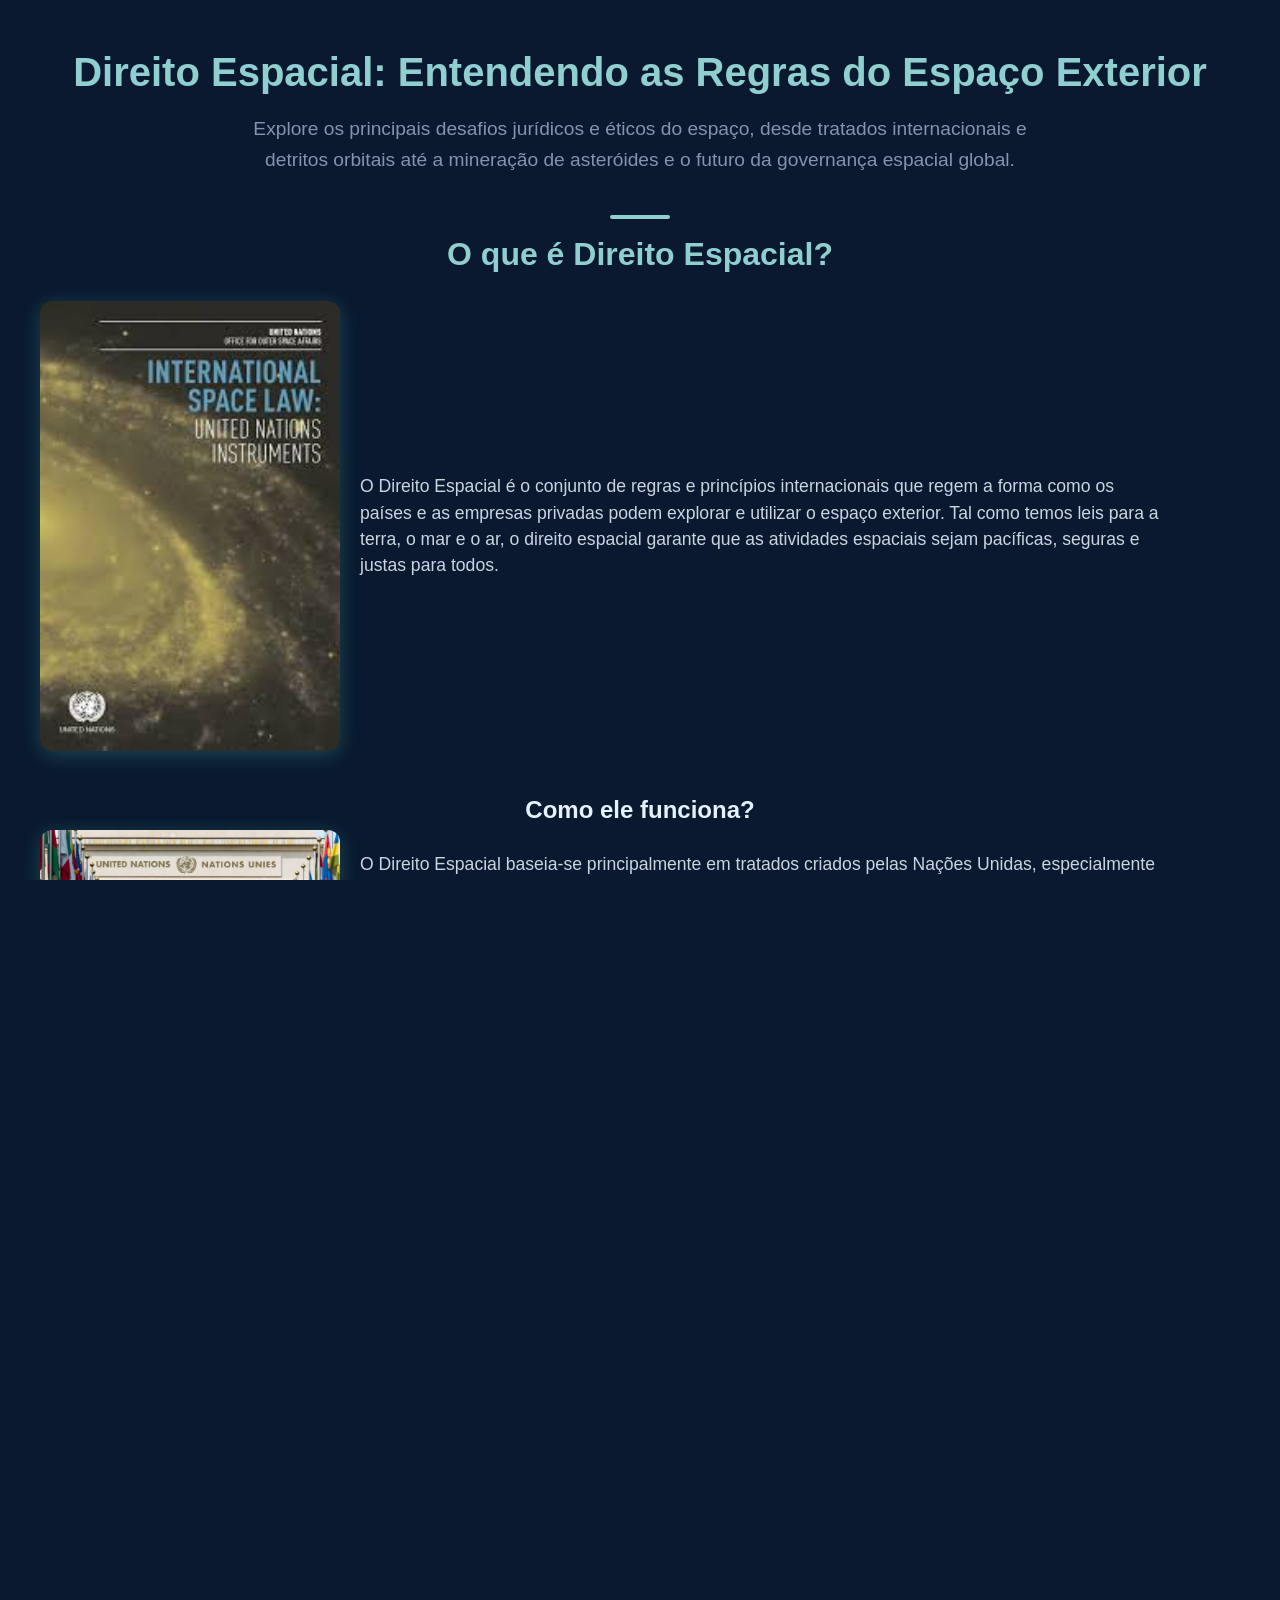
<file: index.html>
<!-- index.html -->
<!DOCTYPE html>
<html lang="pt">
<head>
  <meta charset="UTF-8" />
  <title>Direito Espacial</title>
  <link rel="stylesheet" href="style.css" />
</head>

<body>
  <!-- cabeçalho principal do site, com o título e uma introduçãozinha -->
  <header>
    <h1>Direito Espacial: Entendendo as Regras do Espaço Exterior</h1>
    <p>
      Explore os principais desafios jurídicos e éticos do espaço, desde tratados internacionais e detritos orbitais até a mineração de asteróides e o futuro da governança espacial global.
    </p>
  </header>

  <!-- parte introdutória pra explicar o que é o tal do Direito Espacial -->
  <section id="intro">
    <h2>O que é Direito Espacial?</h2>

    <!-- bloco com imagem e texto explicando o conceito -->
    <div class="intro-content">
      <img src="what is space law.jpg" alt="Space Law Treaties and Principles" class="intro-image" />
      <p>
        O Direito Espacial é o conjunto de regras e princípios internacionais que regem a forma como os países e as empresas privadas podem explorar e utilizar o espaço exterior. Tal como temos leis para a terra, o mar e o ar, o direito espacial garante que as atividades espaciais sejam pacíficas, seguras e justas para todos.
      </p>
    </div>

    <!-- explicando de forma simples como o direito espacial funciona -->
    <h3>Como ele funciona?</h3>
    <div class="intro-content">
      <img src="how does it work.jpg" alt="International treaties" class="intro-image" />
      <p>
        O Direito Espacial baseia-se principalmente em tratados criados pelas Nações Unidas, especialmente o Tratado do Espaço Exterior de 1967. Esses tratados estabelecem o quadro jurídico para todas as atividades espaciais, incluindo o lançamento de satélites, a proteção dos astronautas, a prevenção de detritos espaciais e a gestão dos recursos espaciais. Os países que assinam esses tratados concordam em seguir as regras e trabalhar em conjunto para garantir que o espaço continue sendo um lugar seguro e pacífico.
      </p>
    </div>

    <!-- aqui fala sobre a importância desse direito -->
    <h3>Por que é importante?</h3>
    <div class="intro-content">
      <img src="why is it important.webp" alt="Debris from Satellite Destroyed by India" class="intro-image" />
      <p>
        Evita conflitos ao definir claramente o que é permitido no espaço. Protege os astronautas e as missões espaciais. Gerencia a responsabilidade civil em caso de queda ou danos causados por satélites. Incentiva a cooperação internacional em ciência, exploração e tecnologia. Garante que o espaço continue sendo um bem comum global, acessível a todos os países.
      </p>
    </div>

    <!-- e aqui mostra o que já foi conquistado até agora -->
    <h3>O que ele conquistou até hoje?</h3>
    <div class="intro-content">
      <img src="what has it achieved so far.jpg" alt="Mining in Space" class="intro-image" />
      <p>
        Desde a década de 1960, o direito espacial tem ajudado a evitar o uso militar do espaço (sem armas nucleares em órbita), protegido os astronautas como “enviados da humanidade”, possibilitado aos países o lançamento seguro de milhares de satélites, criado um sistema para registrar objetos espaciais e resolver disputas pacificamente, e inspirado novas discussões sobre mineração espacial, turismo e sustentabilidade.
      </p>
    </div>
  </section>

  <!-- parte que fala dos tratados mais importantes -->
  <section id="treaties">
    <h2>Principais tratados espaciais</h2>
    <div id="click-to-see-details">clique para ver detalhes</div>

    <!-- botões pra o usuário escolher qual tratado quer ver -->
    <div class="treaty-buttons">
      <button data-treaty="outerspace">Tratado do Espaço Exterior</button>
      <button data-treaty="rescue">Acordo de Resgate</button>
      <button data-treaty="liability">Convenção de Responsabilidade</button>
      <button data-treaty="registration">Convenção de Registro</button>
      <button data-treaty="moon">Acordo da Lua</button>
    </div>

    <!-- o conteúdo de cada tratado aparece aqui quando clicado -->
    <div id="outerspace" class="treaty-content hidden">
      <h3 class="treaty-title">Tratado do Espaço Exterior (1967)</h3>
      <p>O espaço deve ser utilizado para fins pacíficos. Nenhum país pode possuir a Lua ou outros corpos celestes. As armas nucleares são proibidas no espaço. Os Estados são internacionalmente responsáveis por todas as atividades espaciais.</p>
    </div>

    <div id="rescue" class="treaty-content hidden">
      <h3 class="treaty-title">Acordo de Resgate (1968)</h3>
      <p>Os astronautas em perigo devem ser resgatados e devolvidos ao seu país de origem. Os objetos espaciais que aterram em território estrangeiro devem ser devolvidos ao Estado de lançamento.</p>
    </div>

    <div id="liability" class="treaty-content hidden">
      <h3 class="treaty-title">Convenção de Responsabilidade (1972)</h3>
      <p>O país lançador é totalmente responsável pelos danos causados por seus objetos espaciais na Terra. Este tratado fornece uma estrutura legal para indenização em caso de acidentes.</p>
    </div>

    <div id="registration" class="treaty-content hidden">
      <h3 class="treaty-title">Convenção de Registro (1976)</h3>
      <p>Exige que os países registrem todos os objetos que lançam ao espaço. Criou um registro público internacional mantido pelas Nações Unidas.</p>
    </div>

    <div id="moon" class="treaty-content hidden">
      <h3 class="treaty-title">Acordo da Lua (1979)</h3>
      <p>Declarou a Lua e seus recursos como “patrimônio comum da humanidade”. Sugeriu regras internacionais para a futura exploração de recursos. <em>*Muito poucos países assinaram o acordo.*</em></p>
    </div>
  </section>

  <!-- parte que fala sobre as falhas e problemas do direito espacial -->
  <section id="failures">
    <h2>Falhas do Direito Espacial</h2>
    <p>
      Apesar dos progressos alcançados, o Direito Espacial ainda enfrenta muitos desafios. Existem lacunas nos tratados atuais, como a falta de regras claras para a exploração comercial, a mineração de asteróides e a gestão de detritos espaciais. Além disso, muitos países não ratificaram os principais tratados, tornando a regulamentação global difícil e inconsistente.
    </p>
    <p>
      Embora existam muitos tratados que visam regulamentar as atividades espaciais, uma das maiores dificuldades é identificar e responsabilizar as partes por danos causados no espaço sideral. Embora o Tratado do Espaço Sideral e a Convenção sobre Responsabilidade abordem a responsabilidade por danos causados no espaço, a aplicação da lei é fraca e raramente é aplicada. Em muitos casos, é difícil determinar quem é realmente responsável.
    </p>
    <p>
      Por exemplo, em 2019, a Índia destruiu um de seus próprios satélites durante um teste de míssil, gerando centenas de detritos que ainda ameaçam outros satélites em órbita. Apesar do risco evidente criado, nenhuma responsabilidade foi imposta. Da mesma forma, em 2021, a Rússia realizou um teste de míssil antissatélite que destruiu um de seus próprios satélites fora de serviço, gerando milhares de fragmentos de detritos perigosos. A comunidade internacional condenou a ação, mas nenhuma consequência legal foi imposta à Rússia.
    </p>
    <img src="failures.webp" alt="Failures of Space Law" class="failures-image" />
  </section>

  <!-- parte mais leve, com curiosidades (aquelas cartinhas interativas) -->
  <section id="fun-facts">
    <h2>Curiosidades sobre o Direito Espacial</h2>
    <div id="click-to-see-details">clique para ver detalhes</div>

    <div class="card-container">
      <!-- cada card mostra uma curiosidade diferente -->
      <div class="card" tabindex="0">
        <div class="card-front">Tratado do Espaço Exterior</div>
        <div class="card-back">Assinado em 1967, durante a Guerra Fria, foi o primeiro acordo internacional sobre o espaço.</div>
      </div>

      <div class="card" tabindex="0">
        <div class="card-front">Detritos espaciais</div>
        <div class="card-back">Mais de 25.000 pedaços de lixo espacial estão atualmente sendo rastreados em órbita ao redor da Terra.</div>
      </div>

      <div class="card" tabindex="0">
        <div class="card-front">Sem armas nucleares</div>
        <div class="card-back">O Tratado do Espaço Exterior proíbe a colocação de armas nucleares em órbita ou em corpos celestes.</div>
      </div>
    </div>
  </section>

  <!-- parte final, com a linha do tempo mostrando o aumento dos satélites -->
  <section id="debris">
    <h2>Linha do tempo do crescimento de satélites e detritos</h2>

    <!-- texto explicando o problema dos detritos espaciais -->
    <div class="timeline-section">
      <p>
        O número crescente de satélites e detritos espaciais é um sério desafio para o direito espacial. À medida que mais objetos preenchem a órbita da Terra, o risco de colisões aumenta, ameaçando os satélites dos quais dependemos para comunicação, navegação e ciência. Os tratados atuais, como o Tratado do Espaço Exterior, estão desatualizados e não oferecem regras claras para a remoção de detritos ou o tráfego de satélites. Isso cria incerteza jurídica e torna mais difícil gerenciar a sustentabilidade espacial a longo prazo. O direito espacial deve evoluir para lidar com essa nova realidade, antes que a órbita se torne muito congestionada ou perigosa para uso.
      </p>
    </div>

    <!-- parte interativa da linha do tempo, com o slider de anos -->
    <section id="timeline-section" style="text-align:center; margin: 40px auto;">
      <img src="satellites.png" alt="Satellites and Debris" class="timeline-image-small" />
      <input type="range" id="year-slider" min="1960" max="2025" value="1960" step="1" />
      <div id="year-label">Ano: <span id="year-value">1960</span></div>
    </section>

    <!-- painel que mostra os números (vai ser atualizado no JS) -->
    <div id="info-panel">
      <p>Satélites: <span id="satellite-count">0</span></p>
      <p>Detritos: <span id="debris-count">0</span></p>
    </div>
  </section>

  <!-- finalzinho do site, só pra encerrar bonitinho -->
  <div class="end-section">
    <h3>O espaço é vasto, assim como a necessidade de compreendê-lo e protegê-lo. Este é apenas o começo. Obrigada por explorá-lo comigo.</h3>
  </div>

  <!-- linkando o JavaScript que vai cuidar das interações -->
  <script src="script.js"></script>
</body>
</html>
</file>
<file: style.css>
/* -------- RESET E BASE -------- */
/* Zera margens e espaçamentos pra começar tudo limpinho */
* {
  margin: 0;
  padding: 0;
  box-sizing: border-box;
}

/* Define o estilo básico da página: fundo escuro e texto claro */
html, body {
  height: 100%;
  font-family: 'Segoe UI', Tahoma, Geneva, Verdana, sans-serif;
  background-color: #0a192f; /* Azul bem escuro tipo "noite" */
  color: #e6f1ff; /* Branco azulado que contrasta bem */
  line-height: 1.6;
  padding: 20px;
  overflow-y: auto;
  position: relative;
}

/* -------- CABEÇALHO -------- */
/* Centraliza e separa o topo do resto do conteúdo */
header {
  text-align: center;
  margin-bottom: 40px;
}

/* Título principal grandão e com cor suave */
header h1 {
  font-size: 2.5rem;
  color: #90cfcf;
}

/* Subtítulo mais discreto */
header p {
  color: #8892b0;
  font-size: 1.2rem;
}

/* -------- TÍTULOS -------- */
/* Títulos das seções bem destacados */
h2 {
  font-size: 2rem;
  color: #90cfcf;
  margin-bottom: 20px;
  text-align: center;
  position: relative;
}

/* Barrinha decorativa acima dos títulos */
h2::before {
  content: "";
  display: block;
  width: 60px;
  height: 4px;
  background: #90cfcf;
  margin: 0 auto 10px;
  border-radius: 2px;
}

/* Subtítulos (tipo h3) também centralizados */
h3 {
  color: #e6f1ff;
  font-size: 1.5rem;
  margin-top: 25px;
  text-align: center;
}

/* -------- INTRODUÇÃO -------- */
/* Parte de introdução com imagem e texto lado a lado */
.intro-content {
  display: flex;
  flex-direction: row;
  align-items: center;
  gap: 20px;
  margin-bottom: 40px;
  animation: fadeInUp 1s ease;
  text-align: left;
}

/* Imagem da introdução (e também usada em falhas espaciais) */
.intro-image,
.failures-image {
  width: 300px;
  height: auto;
  border-radius: 12px; /* Cantinhos arredondados */
  box-shadow: 0 4px 20px rgba(100, 255, 218, 0.2); /* Sombrinha bonita */
  flex-shrink: 0;
  margin: 0;
}

/* Texto da introdução */
.intro-content p {
  flex: 1;
  font-size: 1.1rem;
  line-height: 1.5;
  color: #cbd5e1;
  max-width: 800px;
  margin: 0;
}

/* -------- ANIMAÇÕES -------- */
/* Efeito de aparecer subindo */
@keyframes fadeInUp {
  from {
    opacity: 0;
    transform: translateY(40px);
  }
  to {
    opacity: 1;
    transform: translateY(0);
  }
}

/* Efeito simples de aparecer suavemente */
@keyframes fadeIn {
  from {
    opacity: 0;
    transform: translateY(10px);
  }
  to {
    opacity: 1;
    transform: translateY(0);
  }
}

/* -------- TRATADOS INTERATIVOS -------- */
/* Botões dos tratados (tipo “Outer Space Treaty”) */
.treaty-buttons {
  display: flex;
  justify-content: center;
  flex-wrap: wrap;
  gap: 16px;
  margin: 30px 0;
}

/* Aparência dos botões */
.treaty-buttons button {
  background-color: #3a3758;
  color: #ffffff;
  border: none;
  padding: 14px 22px;
  border-radius: 14px;
  font-size: 16px;
  font-weight: bold;
  cursor: pointer;
  box-shadow: 0 4px 10px rgba(0, 0, 0, 0.2);
  transition: transform 0.2s ease, background-color 0.3s ease;
}

/* Efeito ao passar o mouse (hover) */
.treaty-buttons button:hover {
  background-color: #4a4478;
  transform: scale(1.05);
}

/* Texto de instrução (“clique para ver detalhes”) */
#click-to-see-details {
  text-align: center;
  font-weight: bold;
  font-size: 1.2rem;
  margin-bottom: 1rem;
  color: white;
}

/* Caixinha que mostra o conteúdo de cada tratado */
.treaty-content {
  background-color: #2a3448;
  color: #e6f1ff;
  padding: 15px 20px;
  border-left: 4px solid #90cfcf;
  border-radius: 8px;
  margin-top: 8px;
  animation: fadeIn 0.4s ease;
}

/* Título dentro da caixinha */
.treaty-title {
  text-align: center;
  font-weight: bold;
  font-size: 1.5rem;
  color: white;
  margin-bottom: 0.5rem;
}

/* Classe usada pra esconder o conteúdo até clicar */
.hidden {
  display: none;
}

/* -------- FUN FACTS (CARDS) -------- */
/* Container dos cards interativos */
.card-container {
  display: flex;
  justify-content: center;
  gap: 20px;
  flex-wrap: wrap;
  margin-top: 30px;
}

/* Cada card com efeito 3D pra virar */
.card {
  width: 200px;
  height: 120px;
  perspective: 1000px;
  cursor: pointer;
  position: relative;
  transform-style: preserve-3d;
  transition: transform 0.6s ease;
}

/* Frente e verso dos cards */
.card-front,
.card-back {
  width: 100%;
  height: 100%;
  position: absolute;
  border-radius: 10px;
  backface-visibility: hidden;
  display: flex;
  align-items: center;
  justify-content: center;
  font-weight: bold;
  font-size: 1rem;
  padding: 10px;
  box-shadow: 0 6px 20px rgba(0, 0, 0, 0.2);
}

/* Lado da frente */
.card-front {
  background-color: #3f3d56;
  color: #ffffff;
}

/* Lado de trás */
.card-back {
  background-color: #90cfcf;
  color: #0a192f;
  transform: rotateY(180deg);
}

/* Efeito de virada */
.card.flipped {
  transform: rotateY(180deg);
}

/* -------- PARÁGRAFOS -------- */
/* Parágrafos gerais do site */
p {
  margin-top: 10px;
  font-size: 1.05rem;
  color: #cbd5e1;
  max-width: 800px;
  margin-left: auto;
  margin-right: auto;
}

/* -------- SEÇÕES -------- */
/* Espaçamento entre cada seção */
section {
  margin-bottom: 60px;
}

/* Todas as imagens (menos da intro) centralizadas e com largura máxima */
section img:not(.intro-image) {
  display: block;
  margin: 0 auto 20px auto;
  max-width: 90%;
  height: auto;
}

/* -------- TIMELINE -------- */
/* Parte da linha do tempo interativa */
#timeline-section {
  text-align: center;
  margin: 40px auto;
}

/* Barra de tempo (slider dos anos) */
#year-slider {
  width: 100%;
  height: 8px;
  -webkit-appearance: none;
  background: #003366;
  border-radius: 5px;
  outline: none;
  cursor: pointer;
  margin-top: 8px;
}

/* Bolinha do controle no Chrome */
#year-slider::-webkit-slider-thumb {
  -webkit-appearance: none;
  width: 20px;
  height: 20px;
  background: #fff;
  border: 2px solid #00f;
  border-radius: 50%;
  cursor: pointer;
  transition: background 0.2s ease;
}

/* Bolinha do controle no Firefox */
#year-slider::-moz-range-thumb {
  width: 20px;
  height: 20px;
  background: #fff;
  border: 2px solid #00f;
  border-radius: 50%;
  cursor: pointer;
}

/* Texto que mostra o ano atual */
#year-label {
  margin-top: 10px;
  font-size: 18px;
  color: rgb(165, 210, 210);
  font-weight: bold;
}

/* Painel que mostra as informações do evento no tempo */
#info-panel {
  position: relative;
  margin: 20px auto;
  max-width: 300px;
  background: rgba(0, 0, 0, 0.6);
  padding: 12px 20px;
  border-radius: 10px;
  font-size: 16px;
  box-shadow: 0 0 10px rgb(165, 210, 210);
  color: white;
}

/* Ajuste do texto dentro do painel */
#info-panel p {
  margin: 5px 0;
}

/* Imagem pequena usada na timeline */
.timeline-image-small {
  display: block;
  margin: 15px auto 25px auto;
  width: 300px;
  height: auto;
  border-radius: 8px;
  box-shadow: none;
}
</file>
